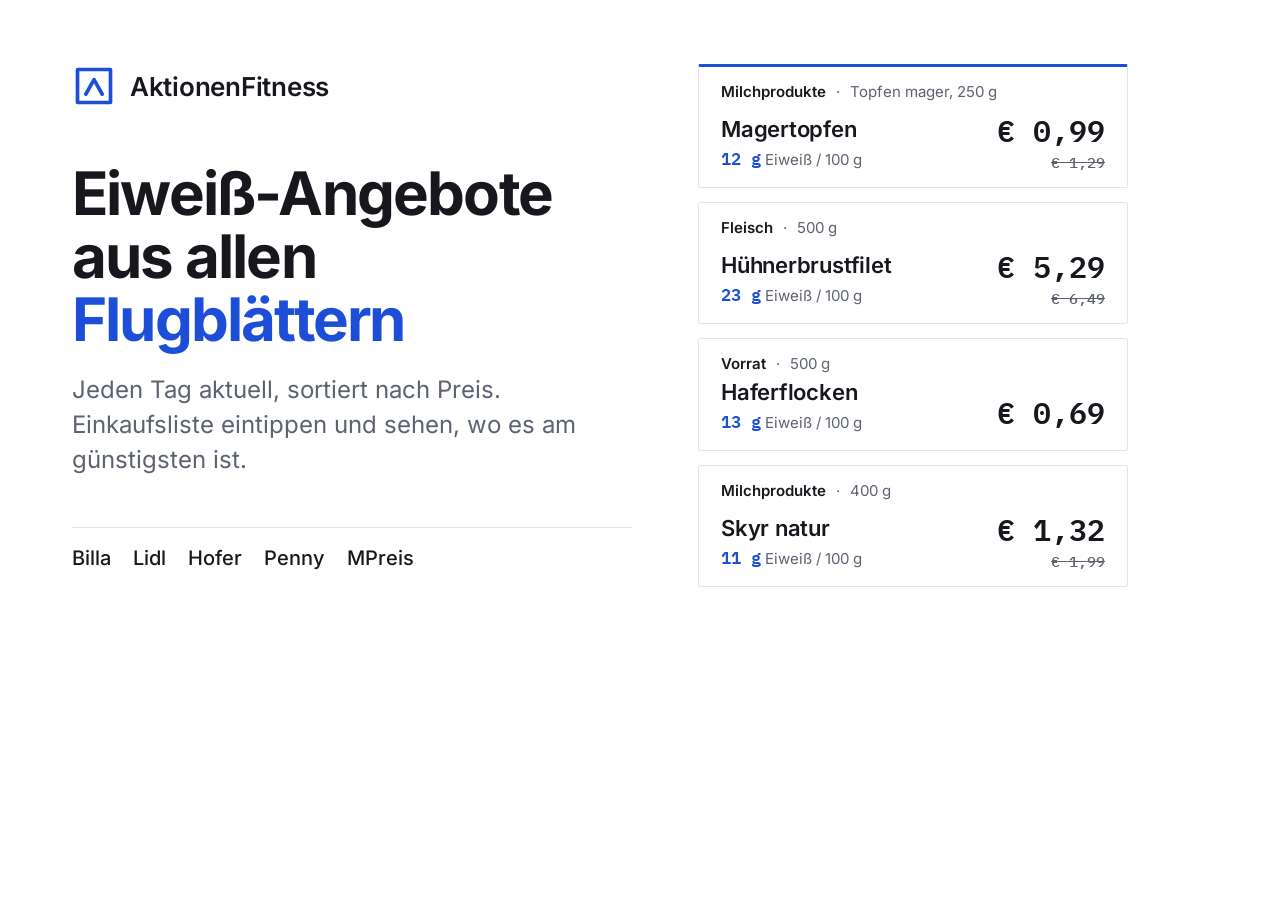
<file: docs/vorschaubild.html>
<!doctype html>
<html lang="de">
<head>
<meta charset="utf-8">
<title>Vorschaubild</title>
<!-- Vorlage für web/og-bild.png (Vorschau beim Teilen, 1200 × 630). Neu erzeugen: in Edge/Chrome öffnen,
     Fenster 1200 × 630, Screenshot – oder: msedge --headless=new --window-size=1200,630 --screenshot=og.png vorschaubild.html -->
<style>
  @font-face { font-family: Inter; src: url("../web/fonts/inter-variable.woff2") format("woff2"); font-weight: 100 900; }
  @font-face { font-family: Plex; src: url("../web/fonts/plexmono-500.woff2") format("woff2"); font-weight: 500; }
  @font-face { font-family: Plex; src: url("../web/fonts/plexmono-600.woff2") format("woff2"); font-weight: 600; }
  * { box-sizing: border-box; }
  html, body { margin: 0; width: 1200px; height: 630px; overflow: hidden; background: #ffffff; }
  body { font-family: Inter, sans-serif; color: #16181d; position: relative; }
  .rahmen { position: absolute; inset: 0; padding: 64px 72px; display: grid; grid-template-columns: 1fr 430px; gap: 56px; }
  .marke { display: flex; align-items: center; gap: 14px; font-size: 26px; font-weight: 600; letter-spacing: -0.01em; }
  .marke svg { width: 44px; height: 44px; }
  h1 { font-size: 60px; line-height: 1.05; letter-spacing: -0.03em; font-weight: 700; margin: 54px 0 22px; }
  h1 span { color: #1d4ed8; }
  p { font-size: 24px; line-height: 1.45; color: #5d6270; margin: 0; max-width: 560px; }
  .ketten { position: absolute; left: 72px; bottom: 60px; display: flex; gap: 22px; font-size: 20px; font-weight: 500;
            color: #16181d; border-top: 1px solid #e4e5e8; padding-top: 18px; width: 560px; }
  .ketten span { white-space: nowrap; }
  .karten { display: flex; flex-direction: column; gap: 14px; padding-top: 0; }
  .karte { border: 1px solid #e4e5e8; border-radius: 2px; padding: 15px 22px; display: grid; grid-template-columns: 1fr auto;
           align-items: end; gap: 6px 16px; background: #fff; }
  .karte:first-child { border-top: 3px solid #1d4ed8; }
  .oben { grid-column: 1 / -1; font-size: 15px; color: #5d6270; display: flex; gap: 10px; }
  .oben b { color: #16181d; font-weight: 600; }
  .name { font-size: 22px; font-weight: 600; letter-spacing: -0.01em; }
  .eiweiss { font-size: 15px; color: #5d6270; margin-top: 2px; }
  .eiweiss b { font-family: Plex, monospace; color: #1d4ed8; font-weight: 600; font-size: 17px; }
  .preis { font-family: Plex, monospace; font-size: 30px; font-weight: 600; white-space: nowrap; }
  .preis s { display: block; text-align: right; font-size: 15px; color: #5d6270; font-weight: 500; }
  .rang { position: absolute; right: 72px; top: 64px; }
</style>
</head>
<body>
  <div class="rahmen">
    <div>
      <div class="marke">
        <svg viewBox="0 0 24 24" fill="none" stroke="#1d4ed8" stroke-width="2" stroke-linejoin="round" stroke-linecap="round"><path d="M3 3h18v18H3z"/><path d="M7.5 16.5l4.5-8 4.5 8"/></svg>
        AktionenFitness
      </div>
      <h1>Eiweiß-Angebote<br>aus allen <span>Flugblättern</span></h1>
      <p>Jeden Tag aktuell, sortiert nach Preis. Einkaufsliste eintippen und sehen, wo es am günstigsten ist.</p>
    </div>
    <div class="karten">
      <div class="karte">
        <div class="oben"><b>Milchprodukte</b><span>·</span><span>Topfen mager, 250 g</span></div>
        <div><div class="name">Magertopfen</div><div class="eiweiss"><b>12 g</b> Eiweiß / 100 g</div></div>
        <div class="preis">€ 0,99<s>€ 1,29</s></div>
      </div>
      <div class="karte">
        <div class="oben"><b>Fleisch</b><span>·</span><span>500 g</span></div>
        <div><div class="name">Hühnerbrustfilet</div><div class="eiweiss"><b>23 g</b> Eiweiß / 100 g</div></div>
        <div class="preis">€ 5,29<s>€ 6,49</s></div>
      </div>
      <div class="karte">
        <div class="oben"><b>Vorrat</b><span>·</span><span>500 g</span></div>
        <div><div class="name">Haferflocken</div><div class="eiweiss"><b>13 g</b> Eiweiß / 100 g</div></div>
        <div class="preis">€ 0,69</div>
      </div>
      <div class="karte">
        <div class="oben"><b>Milchprodukte</b><span>·</span><span>400 g</span></div>
        <div><div class="name">Skyr natur</div><div class="eiweiss"><b>11 g</b> Eiweiß / 100 g</div></div>
        <div class="preis">€ 1,32<s>€ 1,99</s></div>
      </div>
    </div>
  </div>
  <div class="ketten"><span>Billa</span><span>Lidl</span><span>Hofer</span><span>Penny</span><span>MPreis</span></div>
</body>
</html>
</file>
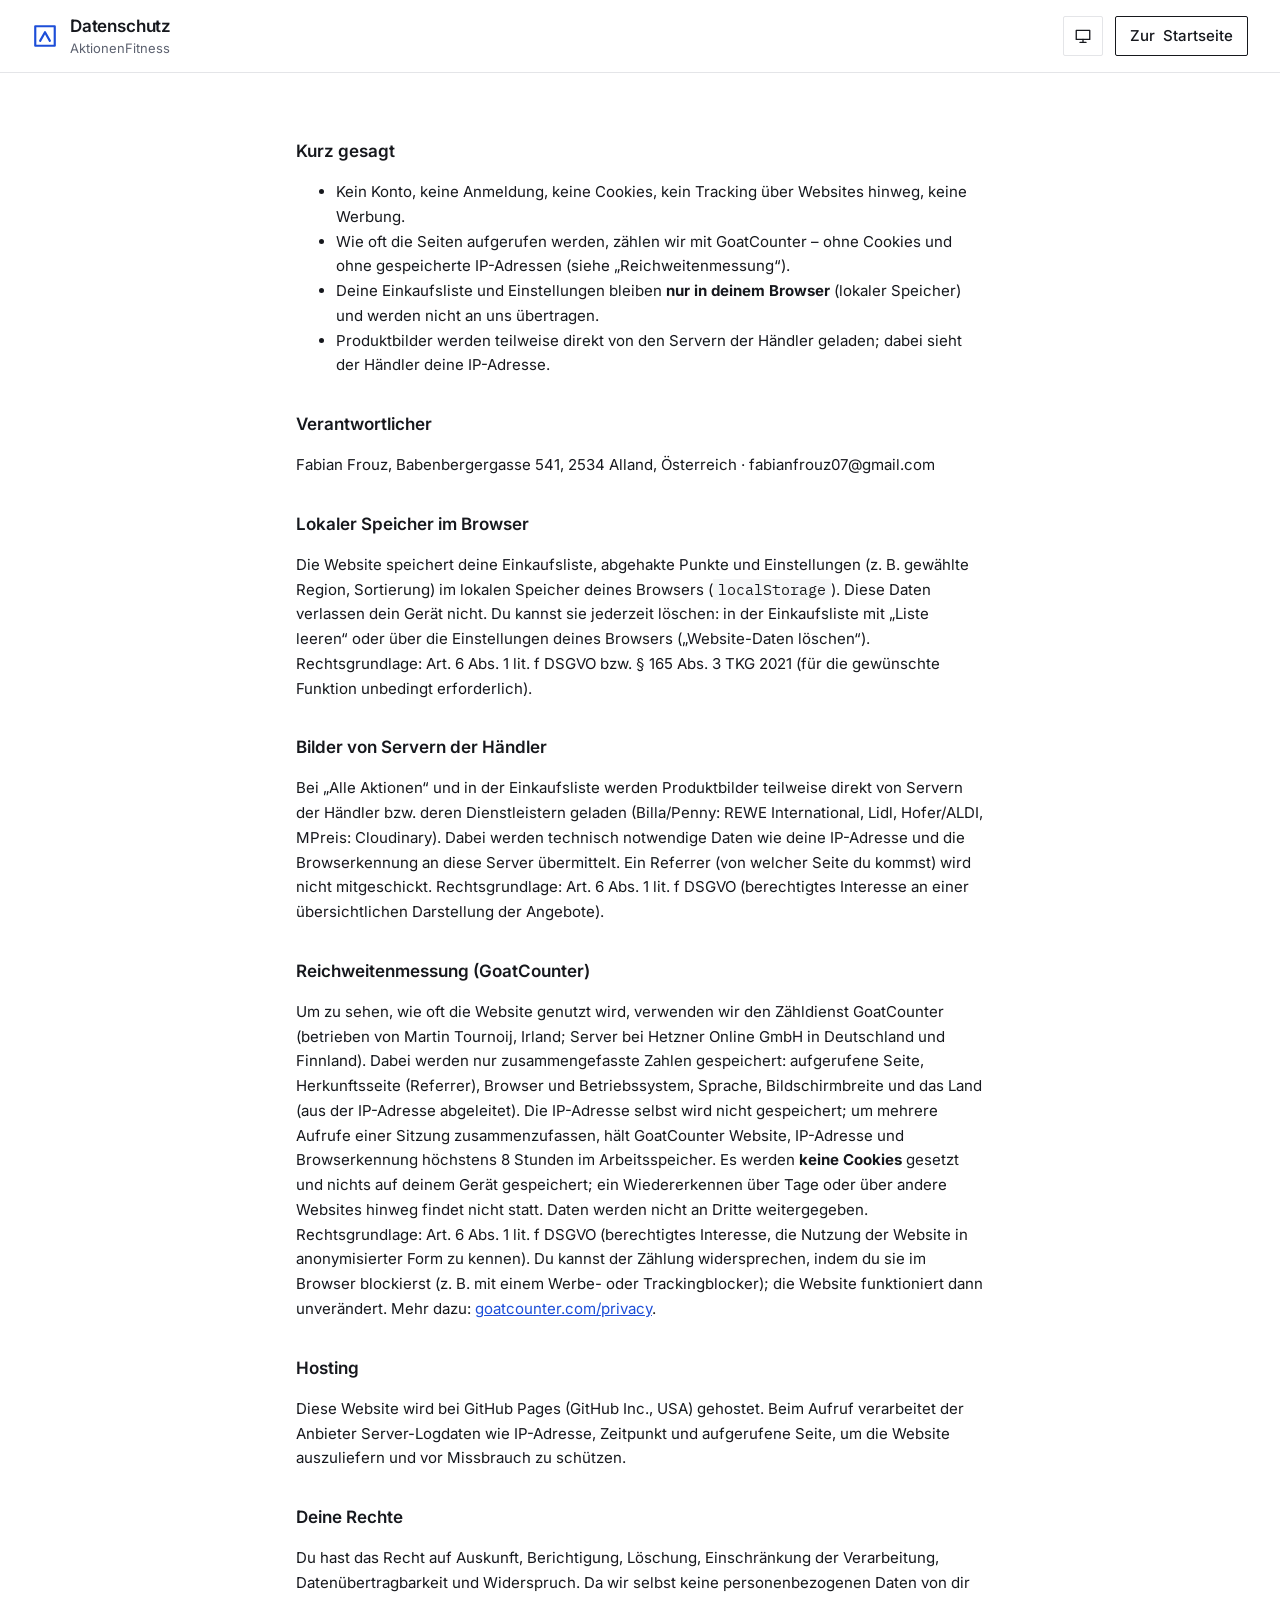
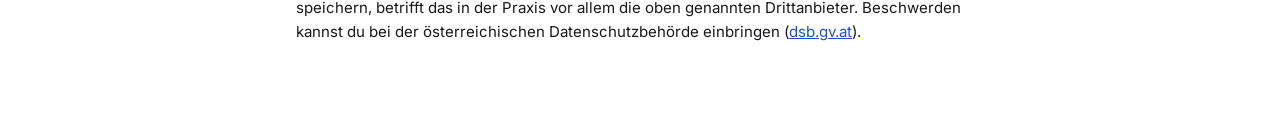
<file: web/datenschutz.html>
<!doctype html>
<html lang="de">
<head>
  <meta charset="utf-8">
  <meta name="viewport" content="width=device-width, initial-scale=1">
  <meta http-equiv="Content-Security-Policy" content="default-src 'none'; script-src 'self' file: https://gc.zgo.at; style-src 'self' file:; font-src 'self' file:; img-src 'self' file: https: data:; connect-src 'self' https://fabianfrouz.goatcounter.com; manifest-src 'self'; worker-src 'self'; base-uri 'none'; object-src 'none'">
  <meta name="referrer" content="no-referrer">
  <title>Datenschutz – AktionenFitness</title>
  <meta property="og:type" content="website">
  <meta property="og:site_name" content="AktionenFitness">
  <meta property="og:locale" content="de_AT">
  <meta property="og:title" content="Datenschutz – AktionenFitness">
  <meta property="og:description" content="Eiweißreiche Angebote von Billa, Lidl, Hofer, Penny und MPreis – jeden Tag aktuell, sortiert nach Preis. Einkaufsliste eintippen und sehen, wo es am günstigsten ist.">
  <meta property="og:url" content="https://lp0072007.github.io/AktionenFitness/datenschutz.html">
  <meta property="og:image" content="https://lp0072007.github.io/AktionenFitness/og-bild.png">
  <meta property="og:image:width" content="1200">
  <meta property="og:image:height" content="630">
  <meta property="og:image:alt" content="AktionenFitness: Eiweiß-Angebote aus allen Flugblättern, Beispielkarten mit Preisen">
  <meta name="twitter:card" content="summary_large_image">
  <link rel="icon" href="data:image/svg+xml,%3Csvg xmlns='http://www.w3.org/2000/svg' viewBox='0 0 24 24'%3E%3Crect width='24' height='24' fill='%23ffffff'/%3E%3Cpath d='M3 3h18v18H3z M7.5 16.5l4.5-8 4.5 8' fill='none' stroke='%231d4ed8' stroke-width='2' stroke-linejoin='round' stroke-linecap='round'/%3E%3C/svg%3E">
  <link rel="manifest" href="manifest.webmanifest">
  <meta name="theme-color" content="#ffffff">
  <link rel="apple-touch-icon" href="icons/apple-touch-icon.png">
  <script src="ikonen.js"></script>
  <script src="thema.js"></script>
  <script src="zaehler.js" defer></script>
  <link rel="stylesheet" href="style.css">
</head>
<body>
  <header class="kopf">
    <div class="kopf__inhalt">
      <div class="marke">
        <span class="marke__logo"><span data-ikon="logo" data-groesse="26"></span></span>
        <div><h1>Datenschutz</h1><p class="marke__sub">AktionenFitness</p></div>
      </div>
      <a class="zurueck" href="index.html"><span class="nur-gross">Zur </span>Startseite</a>
    </div>
  </header>
  <main class="text-seite">
    <h2>Kurz gesagt</h2>
    <ul>
      <li>Kein Konto, keine Anmeldung, keine Cookies, kein Tracking über Websites hinweg, keine Werbung.</li>
      <li>Wie oft die Seiten aufgerufen werden, zählen wir mit GoatCounter – ohne Cookies und ohne gespeicherte
        IP-Adressen (siehe „Reichweitenmessung“).</li>
      <li>Deine Einkaufsliste und Einstellungen bleiben <b>nur in deinem Browser</b> (lokaler Speicher) und werden nicht an
        uns übertragen.</li>
      <li>Produktbilder werden teilweise direkt von den Servern der Händler geladen; dabei sieht der Händler deine
        IP-Adresse.</li>
    </ul>

    <h2>Verantwortlicher</h2>
    <p>Fabian Frouz, Babenbergergasse 541, 2534 Alland, Österreich · fabianfrouz07@gmail.com</p>

    <h2>Lokaler Speicher im Browser</h2>
    <p>Die Website speichert deine Einkaufsliste, abgehakte Punkte und Einstellungen (z. B. gewählte Region, Sortierung)
      im lokalen Speicher deines Browsers (<code>localStorage</code>). Diese Daten verlassen dein Gerät nicht. Du kannst
      sie jederzeit löschen: in der Einkaufsliste mit „Liste leeren“ oder über die Einstellungen deines Browsers
      („Website-Daten löschen“). Rechtsgrundlage: Art. 6 Abs. 1 lit. f DSGVO bzw. § 165 Abs. 3 TKG 2021 (für die
      gewünschte Funktion unbedingt erforderlich).</p>

    <h2>Bilder von Servern der Händler</h2>
    <p>Bei „Alle Aktionen“ und in der Einkaufsliste werden Produktbilder teilweise direkt von Servern der Händler bzw.
      deren Dienstleistern geladen (Billa/Penny: REWE International, Lidl, Hofer/ALDI, MPreis: Cloudinary). Dabei werden technisch
      notwendige Daten wie deine IP-Adresse und die Browserkennung an diese Server übermittelt. Ein Referrer (von
      welcher Seite du kommst) wird nicht mitgeschickt. Rechtsgrundlage: Art. 6 Abs. 1 lit. f DSGVO (berechtigtes
      Interesse an einer übersichtlichen Darstellung der Angebote).</p>

    <h2>Reichweitenmessung (GoatCounter)</h2>
    <p>Um zu sehen, wie oft die Website genutzt wird, verwenden wir den Zähldienst GoatCounter
      (betrieben von Martin Tournoij, Irland; Server bei Hetzner Online GmbH in Deutschland und Finnland).
      Dabei werden nur zusammengefasste Zahlen gespeichert: aufgerufene Seite, Herkunftsseite (Referrer), Browser und
      Betriebssystem, Sprache, Bildschirmbreite und das Land (aus der IP-Adresse abgeleitet). Die IP-Adresse selbst wird
      nicht gespeichert; um mehrere Aufrufe einer Sitzung zusammenzufassen, hält GoatCounter Website, IP-Adresse und
      Browserkennung höchstens 8 Stunden im Arbeitsspeicher. Es werden <b>keine Cookies</b> gesetzt und nichts auf
      deinem Gerät gespeichert; ein Wiedererkennen über Tage oder über andere Websites hinweg findet nicht statt.
      Daten werden nicht an Dritte weitergegeben. Rechtsgrundlage: Art. 6 Abs. 1 lit. f DSGVO (berechtigtes Interesse,
      die Nutzung der Website in anonymisierter Form zu kennen). Du kannst der Zählung widersprechen, indem du sie im
      Browser blockierst (z. B. mit einem Werbe- oder Trackingblocker); die Website funktioniert dann unverändert.
      Mehr dazu: <a href="https://www.goatcounter.com/privacy" target="_blank" rel="noopener noreferrer">goatcounter.com/privacy</a>.</p>

    <h2>Hosting</h2>
    <p>Diese Website wird bei GitHub Pages (GitHub Inc., USA) gehostet. Beim
      Aufruf verarbeitet der Anbieter Server-Logdaten wie IP-Adresse, Zeitpunkt und aufgerufene Seite, um die Website
      auszuliefern und vor Missbrauch zu schützen.</p>

    <h2>Deine Rechte</h2>
    <p>Du hast das Recht auf Auskunft, Berichtigung, Löschung, Einschränkung der Verarbeitung, Datenübertragbarkeit und
      Widerspruch. Da wir selbst keine personenbezogenen Daten von dir speichern, betrifft das in der Praxis vor allem
      die oben genannten Drittanbieter. Beschwerden kannst du bei der österreichischen Datenschutzbehörde einbringen
      (<a href="https://www.dsb.gv.at" target="_blank" rel="noopener noreferrer">dsb.gv.at</a>).</p>

  </main>
</body>
</html>
</file>
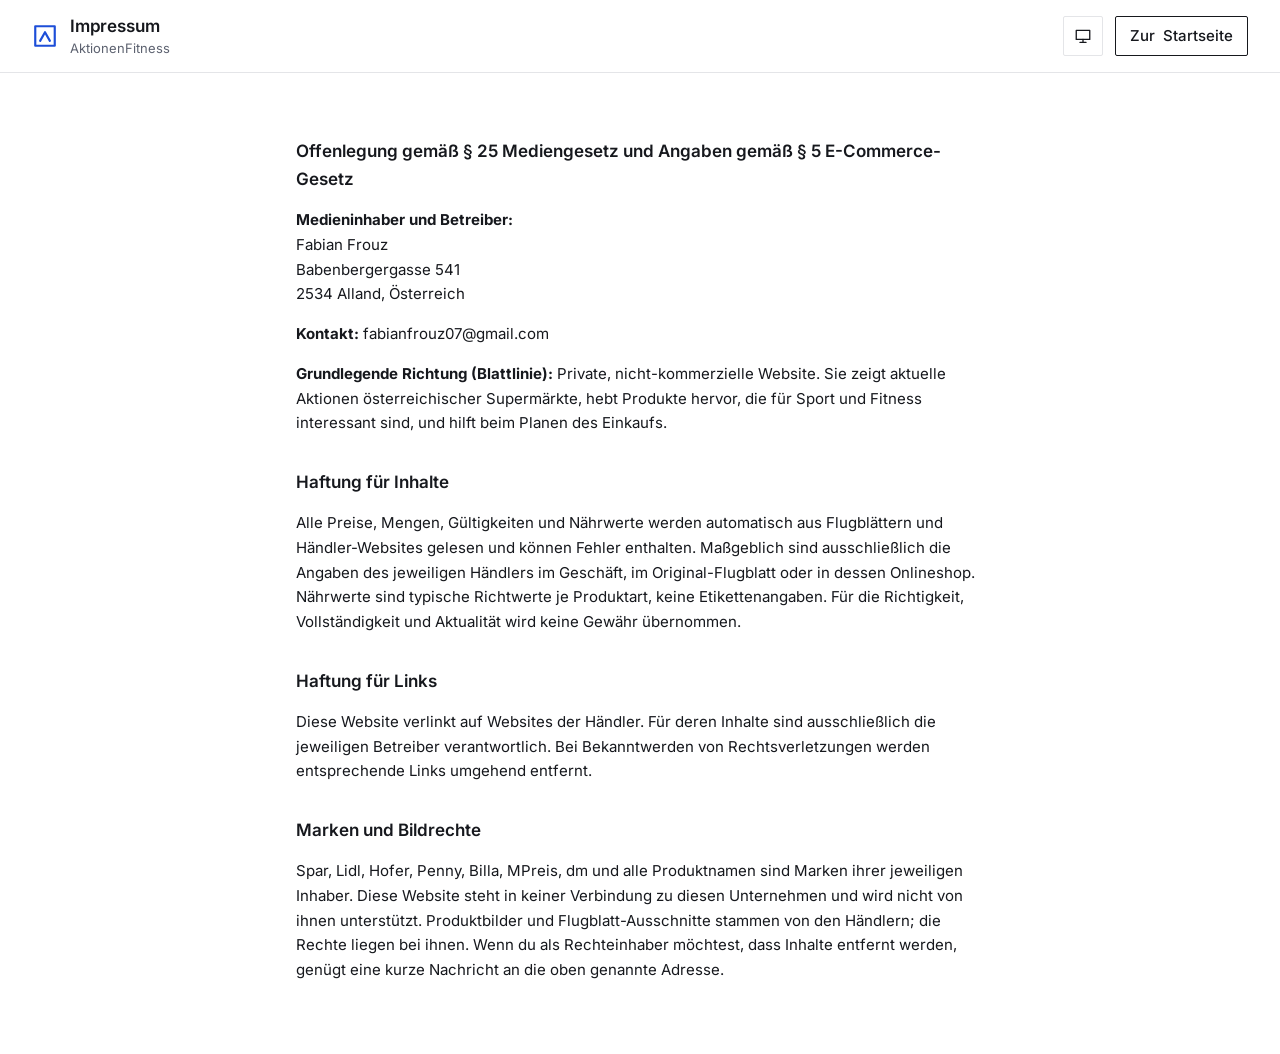
<file: web/impressum.html>
<!doctype html>
<html lang="de">
<head>
  <meta charset="utf-8">
  <meta name="viewport" content="width=device-width, initial-scale=1">
  <meta http-equiv="Content-Security-Policy" content="default-src 'none'; script-src 'self' file: https://gc.zgo.at; style-src 'self' file:; font-src 'self' file:; img-src 'self' file: https: data:; connect-src 'self' https://fabianfrouz.goatcounter.com; manifest-src 'self'; worker-src 'self'; base-uri 'none'; object-src 'none'">
  <meta name="referrer" content="no-referrer">
  <title>Impressum – AktionenFitness</title>
  <meta property="og:type" content="website">
  <meta property="og:site_name" content="AktionenFitness">
  <meta property="og:locale" content="de_AT">
  <meta property="og:title" content="Impressum – AktionenFitness">
  <meta property="og:description" content="Eiweißreiche Angebote von Billa, Lidl, Hofer, Penny und MPreis – jeden Tag aktuell, sortiert nach Preis. Einkaufsliste eintippen und sehen, wo es am günstigsten ist.">
  <meta property="og:url" content="https://lp0072007.github.io/AktionenFitness/impressum.html">
  <meta property="og:image" content="https://lp0072007.github.io/AktionenFitness/og-bild.png">
  <meta property="og:image:width" content="1200">
  <meta property="og:image:height" content="630">
  <meta property="og:image:alt" content="AktionenFitness: Eiweiß-Angebote aus allen Flugblättern, Beispielkarten mit Preisen">
  <meta name="twitter:card" content="summary_large_image">
  <link rel="icon" href="data:image/svg+xml,%3Csvg xmlns='http://www.w3.org/2000/svg' viewBox='0 0 24 24'%3E%3Crect width='24' height='24' fill='%23ffffff'/%3E%3Cpath d='M3 3h18v18H3z M7.5 16.5l4.5-8 4.5 8' fill='none' stroke='%231d4ed8' stroke-width='2' stroke-linejoin='round' stroke-linecap='round'/%3E%3C/svg%3E">
  <link rel="manifest" href="manifest.webmanifest">
  <meta name="theme-color" content="#ffffff">
  <link rel="apple-touch-icon" href="icons/apple-touch-icon.png">
  <script src="ikonen.js"></script>
  <script src="thema.js"></script>
  <script src="zaehler.js" defer></script>
  <link rel="stylesheet" href="style.css">
</head>
<body>
  <header class="kopf">
    <div class="kopf__inhalt">
      <div class="marke">
        <span class="marke__logo"><span data-ikon="logo" data-groesse="26"></span></span>
        <div><h1>Impressum</h1><p class="marke__sub">AktionenFitness</p></div>
      </div>
      <a class="zurueck" href="index.html"><span class="nur-gross">Zur </span>Startseite</a>
    </div>
  </header>
  <main class="text-seite">
    <h2>Offenlegung gemäß § 25 Mediengesetz und Angaben gemäß § 5 E-Commerce-Gesetz</h2>
    <p><b>Medieninhaber und Betreiber:</b><br>
      Fabian Frouz<br>
      Babenbergergasse 541<br>
      2534 Alland, Österreich</p>
    <p><b>Kontakt:</b> fabianfrouz07@gmail.com</p>
    <p><b>Grundlegende Richtung (Blattlinie):</b> Private, nicht-kommerzielle Website. Sie zeigt aktuelle Aktionen
      österreichischer Supermärkte, hebt Produkte hervor, die für Sport und Fitness interessant sind, und hilft beim
      Planen des Einkaufs.</p>

    <h2>Haftung für Inhalte</h2>
    <p>Alle Preise, Mengen, Gültigkeiten und Nährwerte werden automatisch aus Flugblättern und Händler-Websites gelesen
      und können Fehler enthalten. Maßgeblich sind ausschließlich die Angaben des jeweiligen Händlers im Geschäft, im
      Original-Flugblatt oder in dessen Onlineshop. Nährwerte sind typische Richtwerte je Produktart, keine
      Etikettenangaben. Für die Richtigkeit, Vollständigkeit und Aktualität wird keine Gewähr übernommen.</p>

    <h2>Haftung für Links</h2>
    <p>Diese Website verlinkt auf Websites der Händler. Für deren Inhalte sind ausschließlich die jeweiligen Betreiber
      verantwortlich. Bei Bekanntwerden von Rechtsverletzungen werden entsprechende Links umgehend entfernt.</p>

    <h2>Marken und Bildrechte</h2>
    <p>Spar, Lidl, Hofer, Penny, Billa, MPreis, dm und alle Produktnamen sind Marken ihrer jeweiligen Inhaber. Diese Website steht
      in keiner Verbindung zu diesen Unternehmen und wird nicht von ihnen unterstützt. Produktbilder und
      Flugblatt-Ausschnitte stammen von den Händlern; die Rechte liegen bei ihnen. Wenn du als Rechteinhaber
      möchtest, dass Inhalte entfernt werden, genügt eine kurze Nachricht an die oben genannte Adresse.</p>

  </main>
</body>
</html>
</file>
<file: web/style.css>
/* AktionenFitness – ruhig und präzise: Weiß, feine Linien, ein Akzent, Zahlen in Mono.
   Schriften liegen in fonts/ (SIL Open Font License, siehe fonts/OFL-*.txt) – nichts wird von Google geladen. */
@font-face {
  font-family: "Inter"; src: url("fonts/inter-variable.woff2") format("woff2");
  font-weight: 100 900; font-style: normal; font-display: swap;
}
@font-face { font-family: "IBM Plex Mono"; src: url("fonts/plexmono-400.woff2") format("woff2"); font-weight: 400; font-display: swap; }
@font-face { font-family: "IBM Plex Mono"; src: url("fonts/plexmono-500.woff2") format("woff2"); font-weight: 500; font-display: swap; }
@font-face { font-family: "IBM Plex Mono"; src: url("fonts/plexmono-600.woff2") format("woff2"); font-weight: 600; font-display: swap; }

:root {
  --bg: #ffffff;
  --flaeche: #ffffff;
  --flaeche-2: #f5f6f7;
  --bildgrund: #f3f4f6;
  --text: #16181d;
  --text-leise: #5d6270;
  --rand: #e4e5e8;
  --rand-stark: #16181d;
  --akzent: #1d4ed8;
  --akzent-text: #ffffff;
  --akzent-weich: #eef2fd;
  --warn: #b45309;
  --rot: #b91c1c;
  --radius: 2px;
  --schatten: none;
  --sans: "Inter", system-ui, -apple-system, "Segoe UI", Roboto, sans-serif;
  --mono: "IBM Plex Mono", ui-monospace, SFMono-Regular, Menlo, Consolas, monospace;
  color-scheme: light;
}

/* Dunkel: automatisch nach Systemeinstellung, außer man hat "Hell" gewählt (thema.js) … */
@media (prefers-color-scheme: dark) {
  :root:not([data-theme="light"]) {
    --bg: #111318; --flaeche: #16181d; --flaeche-2: #1d2026; --bildgrund: #eceef1;
    --text: #e8eaee; --text-leise: #9aa0ab; --rand: #2b2f37; --rand-stark: #e8eaee;
    --akzent: #7aa2ff; --akzent-text: #0b1020; --akzent-weich: #1a2440;
    --warn: #f59e0b; --rot: #f87171;
    color-scheme: dark;
  }
}
/* … oder ausdrücklich "Dunkel" gewählt */
:root[data-theme="dark"] {
  --bg: #111318; --flaeche: #16181d; --flaeche-2: #1d2026; --bildgrund: #eceef1;
  --text: #e8eaee; --text-leise: #9aa0ab; --rand: #2b2f37; --rand-stark: #e8eaee;
  --akzent: #7aa2ff; --akzent-text: #0b1020; --akzent-weich: #1a2440;
  --warn: #f59e0b; --rot: #f87171;
  color-scheme: dark;
}

* { box-sizing: border-box; }
html { -webkit-text-size-adjust: 100%; }
body {
  margin: 0;
  background: var(--bg);
  color: var(--text);
  font: 15px/1.5 var(--sans);
  font-feature-settings: "cv11", "ss01";
}
button, input, select { font: inherit; color: inherit; }
a { color: var(--akzent); }
.mono { font-family: var(--mono); }
.ikon { fill: none; stroke: currentColor; stroke-width: 1.75; stroke-linecap: round; stroke-linejoin: round; flex: none; }
:focus-visible { outline: 2px solid var(--akzent); outline-offset: 2px; }

/* Kopf */
.kopf { position: sticky; top: 0; z-index: 20; background: var(--bg); border-bottom: 1px solid var(--rand); }
.kopf__inhalt {
  max-width: 1360px; margin: 0 auto; padding: 0 32px; min-height: 72px;
  display: flex; align-items: center; justify-content: space-between; gap: 12px;
}
.marke { display: flex; align-items: center; gap: 12px; min-width: 0; color: var(--text); text-decoration: none; }
.marke > div { min-width: 0; }
.marke__logo { display: inline-grid; place-items: center; color: var(--akzent); }
.marke__logo .ikon { width: 26px; height: 26px; stroke-width: 2; }
.marke h1 { font-size: 17px; font-weight: 600; margin: 0; letter-spacing: -.01em; }
.marke__sub { margin: 0; color: var(--text-leise); font-size: 13px; white-space: nowrap; overflow: hidden; text-overflow: ellipsis; }
.liste-knopf {
  display: inline-flex; align-items: center; gap: 8px; height: 40px; padding: 0 14px; border: 1px solid var(--rand-stark);
  background: var(--text); color: var(--bg); font-weight: 500; cursor: pointer; white-space: nowrap; border-radius: var(--radius);
}
.zaehler { font-family: var(--mono); font-size: 13px; min-width: 18px; text-align: center; }

/* Layout */
.seite { max-width: 1360px; margin: 0 auto; padding: 0 32px 32px; }
.sr { position: absolute; width: 1px; height: 1px; overflow: hidden; clip: rect(0 0 0 0); white-space: nowrap; }

/* Einleitung */
.einleitung { display: flex; justify-content: space-between; align-items: flex-end; gap: 32px; padding: 40px 0 24px; flex-wrap: wrap; }
.einleitung h2 { margin: 0; font-size: 34px; font-weight: 600; letter-spacing: -.025em; line-height: 1.1; }
.einleitung p { margin: 8px 0 0; color: var(--text-leise); font-size: 15px; max-width: 60ch; }

/* Steuerung: Ansicht, Suche, Region, Sortierung, Märkte */
.steuerung { display: flex; flex-direction: column; gap: 0; }
.steuerung__zeile { display: flex; gap: 24px; flex-wrap: wrap; align-items: flex-end; padding-bottom: 16px; }
/* Markt + Kategorie: eigene Zeile zwischen Linien */
.filterzeile { display: flex; gap: 16px; flex-wrap: wrap; align-items: center; border-top: 1px solid var(--rand); border-bottom: 1px solid var(--rand); padding: 14px 0; }
.filterzeile select { min-width: 200px; }
.filterzeile select.ist-aktiv { border-color: var(--text); color: var(--text); font-weight: 600; }
.filter-weg { font: inherit; font-size: 14px; background: none; border: 0; padding: 4px 0; color: var(--text-leise); text-decoration: underline; text-underline-offset: 3px; cursor: pointer; }
.filter-weg:hover { color: var(--text); }
.filter-weg[hidden] { display: none; }
@media (max-width: 560px) { .filterzeile .feld { flex: 1 1 140px; } .filterzeile select { min-width: 0; width: 100%; } }
.chips[hidden] { display: none; }
.mehr { display: flex; flex-direction: column; align-items: center; gap: 8px; margin: 32px 0 0; }
.mehr .knopf { padding: 0 28px; }
.mehr__zug { width: min(220px, 60%); height: 2px; background: var(--rand); overflow: hidden; }
.mehr__zug[hidden] { display: none; }
.mehr__zug span { display: block; height: 100%; width: calc(var(--zug, 0) * 100%); background: var(--akzent); transition: width .12s ease-out; }
.mehr__info { color: var(--text-leise); font-size: 13px; }
.mehr__info:empty { display: none; }

.feld { display: flex; flex-direction: column; gap: 4px; font-size: 12px; color: var(--text-leise); font-weight: 500; }
.feld--suche { flex: 1; min-width: 220px; max-width: 420px; margin-left: auto; position: relative; }
.feld--suche .ikon { position: absolute; left: 0; bottom: 12px; color: var(--text-leise); pointer-events: none; }
.feld select, .feld input {
  height: 44px; padding: 0 10px; border: 1px solid var(--rand); border-radius: var(--radius);
  background: var(--flaeche); font-size: 15px; font-weight: 400; min-width: 0;
}
.feld input:focus, .feld select:focus { outline: none; border-color: var(--akzent); }
.feld.feld--suche input { padding: 0 0 0 30px; border: 0; border-bottom: 1px solid var(--rand-stark); border-radius: 0; background: transparent; }
.feld.feld--suche input:focus { border-bottom-color: var(--akzent); box-shadow: 0 1px 0 var(--akzent); }

.segment { display: inline-flex; gap: 24px; }
.segment button {
  border: 0; background: transparent; padding: 10px 0; cursor: pointer; font-weight: 500; font-size: 15px;
  color: var(--text-leise); border-bottom: 2px solid transparent;
}
.segment button[aria-selected="true"] { color: var(--text); border-bottom-color: var(--text); }
.chips { display: flex; gap: 22px; flex-wrap: wrap; border-top: 1px solid var(--rand); border-bottom: 1px solid var(--rand); padding: 12px 0; }
.chip {
  border: 0; background: transparent; padding: 2px 0; cursor: pointer; font-size: 14px; color: var(--text-leise);
}
.chip:hover { color: var(--text); }
.chip[aria-pressed="true"] { color: var(--text); font-weight: 600; }
.ziel-info { color: var(--text-leise); font-size: 13px; margin: 16px 0 16px; }

/* Karten: 4 pro Reihe, Foto oben, unten Eiweiß pro € und Preis */
.karten { display: grid; grid-template-columns: repeat(4, minmax(0, 1fr)); gap: 20px; }
@media (max-width: 1180px) { .karten { grid-template-columns: repeat(3, minmax(0, 1fr)); } }
@media (max-width: 880px) { .karten { grid-template-columns: repeat(2, minmax(0, 1fr)); } }
@media (max-width: 560px) { .karten { grid-template-columns: minmax(0, 1fr); } }
.karte {
  background: var(--flaeche); border: 1px solid var(--rand); border-radius: var(--radius);
  display: flex; flex-direction: column; position: relative;
}
.karte__bild {
  display: grid; place-items: center; height: 180px; padding: 16px; border: 0; cursor: zoom-in;
  background: var(--bildgrund); border-bottom: 1px solid var(--rand); width: 100%;
}
.karte__bild img { display: block; max-width: 78%; max-height: 148px; object-fit: contain; mix-blend-mode: multiply; }
.karte__bild[hidden] { display: none; }
.karte__koerper { padding: 14px 16px 16px; display: flex; flex-direction: column; gap: 6px; flex: 1; }
.zuordnung { margin: 0; font-size: 12px; color: var(--text-leise); }
.zuordnung--ok { color: var(--text-leise); }
.zuordnung--warn { color: var(--warn); font-weight: 500; }
.gross {
  border: 1px solid var(--rand); border-radius: var(--radius); padding: 16px; max-width: min(92vw, 720px);
  background: var(--flaeche); color: var(--text);
}
.gross::backdrop { background: rgb(10 12 16 / .6); }
.gross img { display: block; max-width: 100%; max-height: 75vh; margin: 0 auto; background: #fff; }
.gross__text { margin: 10px 0 0; font-size: 13px; color: var(--text-leise); }
.gross form { display: flex; justify-content: flex-end; margin-bottom: 8px; }
.karte__oben { display: flex; justify-content: space-between; align-items: baseline; gap: 8px; font-size: 13px; color: var(--text-leise); }
.karte__seite { font-size: 12px; color: var(--text-leise); }
.karte__seite a { color: var(--text-leise); text-decoration: none; display: inline-flex; align-items: center; gap: 4px; }
.karte__seite a:hover { color: var(--akzent); }
.rang {
  position: absolute; top: 0; left: 0; z-index: 2; min-width: 28px; height: 28px; padding: 0 8px;
  background: var(--text); color: var(--bg); font-family: var(--mono); font-weight: 500; font-size: 13px;
  display: grid; place-items: center;
}
.badge { font-size: 13px; font-weight: 400; padding: 0; color: var(--text-leise); background: none; }
.badge--kette { color: var(--text); font-weight: 500; }
.badge--kat { color: var(--text-leise); }
.karte__badges { display: flex; gap: 8px; flex-wrap: wrap; align-items: baseline; }
.karte__badges .badge--kat::before { content: "·"; margin-right: 8px; color: var(--text-leise); }
.karte__gueltig { margin: 0; font-size: 12px; color: var(--text-leise); }
.karte__gueltig--zukunft { color: var(--warn); font-weight: 500; }
.badge--aktion {
  font-family: var(--mono); font-size: 11px; font-weight: 500; letter-spacing: .02em; text-transform: uppercase;
  color: var(--text); border: 1px solid var(--rand); padding: 1px 6px;
}
.karte__name { font-size: 16px; font-weight: 500; margin: 2px 0 0; line-height: 1.3; }
.karte__menge { margin: 0; color: var(--text-leise); font-size: 13px; }
.karte__bedingung { margin: 0; font-size: 12.5px; color: var(--warn); }
.karte__bedingung:empty { display: none; }
.karte__aktionen { display: flex; gap: 6px; flex-wrap: wrap; }
.karte__aktionen:empty { display: none; }

.karte__zahlen {
  display: flex; justify-content: space-between; align-items: flex-end; gap: 12px;
  margin-top: auto; padding-top: 12px; border-top: 1px solid var(--rand);
}
.karte__zahlen-links { display: flex; flex-direction: column; gap: 2px; min-width: 0; }
.karte__preis { display: flex; flex-direction: column; align-items: flex-end; gap: 2px; }
.preis { font-family: var(--mono); font-size: 22px; font-weight: 500; letter-spacing: -.01em; white-space: nowrap; }
.preis--karte { color: var(--akzent); }
.normalpreis { font-family: var(--mono); color: var(--text-leise); text-decoration: line-through; font-size: 13px; }
.normalpreis:empty { display: none; }
.naehrwerte { margin: 0; display: flex; flex-direction: column; gap: 2px; }
.naehrwerte__je100 { font-size: 12px; color: var(--text-leise); }
.naehrwerte--richtwert .naehrwerte__je100 { font-style: italic; }
.kilopreis { display: flex; flex-direction: column; gap: 1px; }
.kilopreis__label { font-size: 11px; color: var(--text-leise); text-transform: uppercase; letter-spacing: .08em; }
.kilopreis__wert { font-family: var(--mono); font-size: 18px; font-weight: 500; }
.kilopreis__extra { font-size: 12px; color: var(--text-leise); }
.kilopreis__extra:empty { display: none; }
/* Mit Nährwerten (Fitness) ist Eiweiß pro € die Hauptzahl, der Kilopreis rückt klein darunter */
.karte__zahlen-links .naehrwerte + .kilopreis { flex-direction: row; gap: 6px; align-items: baseline; }
.karte__zahlen-links .naehrwerte + .kilopreis .kilopreis__wert { font-size: 12px; font-weight: 400; color: var(--text-leise); }
.karte__zahlen-links .naehrwerte + .kilopreis .kilopreis__label,
.karte__zahlen-links .naehrwerte + .kilopreis .kilopreis__extra { display: none; }
.karte__fuss { display: flex; gap: 8px; padding-top: 12px; }
.karte__fuss .karte__knopf { flex: 1; }
.karte__merken { width: 44px; padding: 0; display: inline-grid; place-items: center; }
.karte__merken.ist-gemerkt { color: var(--akzent); }
.karte__merken.ist-gemerkt .ikon { fill: currentColor; }

.knopf {
  display: inline-flex; align-items: center; justify-content: center; gap: 8px; min-height: 40px;
  border: 1px solid var(--rand-stark); border-radius: var(--radius); padding: 0 14px; cursor: pointer; font-weight: 500;
  background: var(--text); color: var(--bg); text-decoration: none;
}
.knopf:hover { background: color-mix(in srgb, var(--text) 85%, var(--bg)); }
.knopf--leise { background: transparent; color: var(--text); border-color: var(--rand-stark); }
.knopf--leise:hover { background: var(--flaeche-2); }
.karte__knopf { background: transparent; color: var(--text); }
.karte__knopf:hover { background: var(--flaeche-2); }
.knopf.ist-drauf { background: var(--akzent-weich); border-color: var(--akzent); color: var(--text); }
.leer { text-align: center; color: var(--text-leise); padding: 48px 0; }

.liste__leer { color: var(--text-leise); font-size: 14px; margin: 10px 0; }
.icon-knopf { display: none; border: 0; background: transparent; width: 36px; height: 36px; cursor: pointer; color: var(--text-leise); }

.fuss { color: var(--text-leise); font-size: 12.5px; margin-top: 48px; border-top: 1px solid var(--rand); padding-top: 16px; }
.fuss a { color: var(--text-leise); }

/* Seitenleiste mit Einkaufsliste: von rechts, Hintergrund wird dunkler; Handy: ganzer Bildschirm */
.schleier {
  position: fixed; inset: 0; z-index: 30; background: rgb(10 12 16 / .45);
  opacity: 0; pointer-events: none; transition: opacity .25s ease;
}
.schleier.offen { opacity: 1; pointer-events: auto; }
body.schublade-offen { overflow: hidden; }
.schublade {
  position: fixed; z-index: 40; top: 0; right: 0; bottom: 0; width: min(460px, 100%);
  background: var(--bg); border-left: 1px solid var(--rand);
  display: flex; flex-direction: column;
  transform: translateX(105%); visibility: hidden;
  transition: transform .28s cubic-bezier(.2, .8, .2, 1), visibility 0s linear .28s;
}
.schublade.offen { transform: none; visibility: visible; transition: transform .28s cubic-bezier(.2, .8, .2, 1); }
.schublade__kopf {
  display: flex; align-items: center; gap: 10px; padding: 0 20px; min-height: 64px; border-bottom: 1px solid var(--rand);
  background: var(--flaeche);
}
.schublade__kopf h2 { margin: 0 auto 0 0; font-size: 17px; font-weight: 600; }
.schublade__zaehler { color: var(--text-leise); font-size: 13px; font-family: var(--mono); }
.x-knopf {
  border: 1px solid var(--rand); background: transparent; color: var(--text); width: 40px; height: 40px; border-radius: var(--radius);
  cursor: pointer; display: inline-grid; place-items: center; flex: none;
}
.x-knopf:hover { background: var(--flaeche-2); }
.schublade__inhalt { flex: 1; overflow-y: auto; overscroll-behavior: contain; padding: 16px 20px 24px; display: flex; flex-direction: column; gap: 14px; }
.schublade__fuss { padding: 12px 20px calc(12px + env(safe-area-inset-bottom)); border-top: 1px solid var(--rand); background: var(--flaeche); }
.schublade__vergleich { display: flex; width: 100%; }
.sb-neu { display: flex; gap: 8px; }
.sb-neu input {
  flex: 1; min-width: 0; height: 46px; padding: 0 12px; border: 1px solid var(--rand-stark); border-radius: var(--radius);
  background: var(--flaeche); font-size: 16px;
}
.sb-neu input:focus { outline: none; border-color: var(--akzent); box-shadow: 0 0 0 1px var(--akzent); }
.sb-neu .knopf { width: 46px; padding: 0; min-height: 46px; }
.schublade .ek-vorschau { margin-top: 0; }
.sb-ergebnis { border: 1px solid var(--rand); border-radius: var(--radius); padding: 14px 16px; }
.sb-ergebnis h3 { margin: 0 0 10px; font-size: 15px; font-weight: 600; }
.sb-ergebnis ul { list-style: none; margin: 0; padding: 0; display: grid; gap: 6px; }
.sb-ergebnis li { display: grid; grid-template-columns: auto 1fr auto; gap: 10px; align-items: baseline; font-size: 14px; }
.sb-ergebnis li strong { font-family: var(--mono); font-weight: 500; }
.sb-ergebnis p { margin: 10px 0 0; font-size: 13px; color: var(--text-leise); }
.ek-hinweis { color: var(--text-leise); font-size: 12.5px; margin: 0; }

@media (max-width: 720px) {
  .kopf__inhalt { padding: 0 16px; min-height: 60px; }
  .seite { padding: 0 16px 24px; }
  .einleitung { padding: 24px 0 16px; }
  .einleitung h2 { font-size: 26px; }
  .liste-knopf { padding: 0 11px; flex-shrink: 0; }
  .liste-knopf__text { display: none; }
  .marke h1 { font-size: 16px; }
  .marke__sub { display: none; }
  .feld--suche { flex-basis: 100%; max-width: none; order: -1; margin-left: 0; }
  .steuerung__zeile { gap: 16px; }
}
@media (max-width: 600px) { .schublade { width: 100%; border-left: 0; } }
@media (prefers-reduced-motion: reduce) { .schublade, .schleier { transition: none; } }

/* Link zur Abgleich-Seite (Kopfzeile) */
.zurueck {
  display: inline-flex; align-items: center; gap: 8px; height: 40px; padding: 0 14px; text-decoration: none; font-weight: 500;
  border: 1px solid var(--rand-stark); border-radius: var(--radius); color: var(--text); white-space: nowrap; margin-left: auto;
}
.zurueck:hover { background: var(--flaeche-2); }
@media (max-width: 480px) { .zurueck { font-size: 13px; padding: 0 10px; } .nur-gross { display: none; } }

/* Einkaufsliste (Seitenleiste und einkauf.html), siehe liste.js */
.ek-vorschau__kopf { display: flex; align-items: center; gap: 10px; flex-wrap: wrap; }
.ek-vorschau__kopf h2 { margin: 0 auto 0 0; }
.ek-vorschau { margin-top: 16px; }
#erledigtZaehler { color: var(--text-leise); font-size: 13px; font-family: var(--mono); }
.ek-vorschau ul { list-style: none; margin: 8px 0 0; padding: 0; display: grid; border-top: 1px solid var(--rand); }
.ek-vorschau li { display: flex; align-items: stretch; gap: 4px; border-bottom: 1px solid var(--rand); }
.ek-vorschau li label { flex: 1; min-width: 0; }
.ek-vorschau__weg { display: grid; place-content: center; flex: none; align-self: center; color: var(--text-leise); }
.ek-vorschau__weg:hover { color: var(--text); }
.ek-vorschau__aktionen { display: flex; flex-wrap: wrap; gap: 8px; margin-top: 12px; }
.ek-vorschau__aktionen .knopf { min-height: 32px; padding: 0 10px; font-size: 13px; }
.ek-vorschau label { display: grid; grid-template-columns: auto 1fr auto; align-items: center; gap: 12px;
  padding: 10px 2px; font-size: .95rem; cursor: pointer; transition: opacity .15s; }
.ek-vorschau li.fehlt .ek-vorschau__wo { color: var(--text-leise); }
.ek-vorschau__haken { appearance: none; -webkit-appearance: none; margin: 0; width: 20px; height: 20px; border-radius: var(--radius);
  border: 1.5px solid var(--text-leise); display: grid; place-content: center; cursor: pointer; flex: none; }
.ek-vorschau__haken::after { content: ""; width: 9px; height: 5px; border: solid var(--akzent-text); border-width: 0 0 2px 2px;
  transform: translateY(-1px) rotate(-45deg); opacity: 0; }
.ek-vorschau__haken:checked { background: var(--akzent); border-color: var(--akzent); }
.ek-vorschau__haken:checked::after { opacity: 1; }
.ek-vorschau__name { min-width: 0; overflow-wrap: anywhere; }
.ek-vorschau__name small, .ek-menge { color: var(--text-leise); font-weight: 400; }
.ek-vorschau__wo { display: flex; align-items: baseline; gap: 6px; white-space: nowrap; font-family: var(--mono); font-size: 14px; }
.ek-vorschau__wo .badge { font-family: var(--sans); }
.ek-vorschau li.erledigt label { opacity: .5; }
.ek-vorschau li.erledigt .ek-vorschau__name { text-decoration: line-through; text-decoration-thickness: 1.5px; }
.ek-vorschau li.spaeter .ek-vorschau__wo { color: var(--warn); font-size: .85rem; }
.ek-stepper { display: flex; flex-direction: column; gap: 2px; align-self: center; }
.ek-stepper button { width: 26px; height: 20px; padding: 0; border-radius: var(--radius); border: 1px solid var(--rand);
  background: transparent; cursor: pointer; line-height: 1; font-size: 14px; }

/* Liste teilen (Teilen-Menü am Handy, sonst Zwischenablage) */
.liste-teilen { width: 100%; justify-content: center; gap: 8px; margin: 12px 0 4px; }
.liste-teilen[hidden] { display: none; }
.sb-option { display: flex; align-items: center; gap: 10px; font-size: 14px; cursor: pointer; }
.sb-option input { width: 18px; height: 18px; accent-color: var(--akzent); }
.knopf:disabled { opacity: .45; cursor: not-allowed; }

/* Impressum, Datenschutz */
.text-seite { max-width: 720px; margin: 0 auto; padding: 32px 16px 56px; line-height: 1.65; }
.text-seite h2 { font-size: 17px; font-weight: 600; margin: 32px 0 8px; }
.text-seite code { font-family: var(--mono); background: var(--flaeche-2); padding: 1px 5px; }
.platzhalter-hinweis { border: 1px solid var(--warn); padding: 10px 12px; }
.fuss__links a { color: var(--text-leise); }
.fuss--einkauf { max-width: 1360px; margin: 48px auto 0; padding: 16px 32px 32px; }

/* Preisverlauf auf den Karten */
.verlauf { margin: 0; font-size: 12px; color: var(--text-leise); display: flex; align-items: center; gap: 6px; }
.verlauf--tief { color: var(--akzent); font-weight: 500; }
.verlauf--teurer { color: var(--warn); }
.verlauf__kurve { flex: none; overflow: visible; }
.verlauf__kurve polyline { fill: none; stroke: currentColor; stroke-width: 1.25; stroke-linejoin: round; stroke-linecap: round; }
.verlauf__kurve circle { fill: currentColor; }

/* Merkliste */
.merk { margin: 0 0 24px; border: 1px solid var(--rand); border-radius: var(--radius); padding: 12px 16px; }
.merk[hidden] { display: none; }
.merk__kopf { display: flex; align-items: center; gap: 12px; }
.merk__kopf h2 { margin: 0; font-size: 15px; font-weight: 600; white-space: nowrap; display: flex; align-items: center; gap: 8px; }
.merk__info { color: var(--text-leise); font-size: 13px; margin-right: auto; }
.merk__bearbeiten { min-height: 32px; padding: 0 10px; font-size: 13px; }
.merk__chips { display: flex; gap: 8px; overflow-x: auto; padding: 10px 0 2px; scrollbar-width: thin; }
.merk-chip { flex: none; display: inline-flex; align-items: baseline; gap: 8px; border: 1px solid var(--rand-stark);
  background: transparent; color: var(--text); border-radius: var(--radius); padding: 6px 10px; cursor: pointer;
  font-size: 14px; white-space: nowrap; }
.merk-chip__name { font-weight: 500; max-width: 180px; overflow: hidden; text-overflow: ellipsis; }
.merk-chip--aus { border-color: var(--rand); color: var(--text-leise); }
.merk-dialog { border: 1px solid var(--rand); padding: 0; border-radius: var(--radius); width: min(480px, 94vw); background: var(--bg);
  color: var(--text); }
.merk-dialog::backdrop { background: rgb(10 12 16 / .45); }
.merk-dialog__inhalt { padding: 16px 20px 20px; display: flex; flex-direction: column; gap: 12px; }
.merk-dialog__liste { list-style: none; margin: 0; padding: 0; display: grid; max-height: 50vh; overflow: auto; border-top: 1px solid var(--rand); }
.merk-dialog__liste li { display: flex; align-items: center; justify-content: space-between; gap: 8px; padding: 8px 2px;
  border-bottom: 1px solid var(--rand); }
.merk-dialog .schublade__kopf form { margin: 0; }

/* Zur Aktion springen (Rechteck mit Pfeil) in der Einkaufsliste */
.ek-vorschau__link { flex: none; align-self: center; display: inline-grid; place-items: center; width: 34px; height: 34px;
  border: 1px solid var(--rand); border-radius: var(--radius); background: transparent; color: var(--text); cursor: pointer;
  text-decoration: none; padding: 0; }
.ek-vorschau__link:hover { border-color: var(--akzent); color: var(--akzent); }
.ek-vorschau__link svg { fill: none; stroke: currentColor; stroke-width: 1.75; stroke-linecap: round; stroke-linejoin: round; }
.karte--markiert { outline: 2px solid var(--akzent); outline-offset: 2px; transition: outline-color .3s; }

/* Kopfzeilen-Knöpfe: Hell/Dunkel/Automatisch (thema.js) und Einstellungen (vorlieben.js) */
.thema-knopf { flex: none; width: 40px; height: 40px; border: 1px solid var(--rand); border-radius: var(--radius);
  background: transparent; color: var(--text); cursor: pointer; display: inline-grid; place-items: center; margin-left: auto; }
.thema-knopf:hover { background: var(--flaeche-2); }
.thema-knopf + .zurueck, .thema-knopf + .liste-knopf, .thema-knopf + .einst-knopf { margin-left: 0; }
.einst-knopf { position: relative; }
.einst-knopf--aktiv::after { content: ""; position: absolute; top: 6px; right: 6px; width: 7px; height: 7px;
  background: var(--akzent); }
.einst fieldset { margin: 0; padding: 12px 14px 14px; border: 1px solid var(--rand); border-radius: var(--radius); display: grid; gap: 10px; }
.einst legend { padding: 0 6px; font-weight: 600; font-size: 14px; }
.einst__option { align-items: flex-start; }
.einst__option input { margin-top: 2px; flex: none; }
.einst__text { display: flex; flex-direction: column; }
.einst__text b { font-weight: 500; }
.einst__text small { color: var(--text-leise); font-size: 12px; }
.einst > .knopf { align-self: flex-end; }
.einst-dialog { max-height: 92vh; }
.einst-dialog .merk-dialog__inhalt { overflow: auto; }

/* Einkaufsliste: Packungen, Mengenaktion, Kartenpreis unter dem Namen */
.ek-vorschau__detail { display: block; font-size: 12px; opacity: 1 !important; color: var(--text-leise); }
.ek-vorschau__detail--warn { color: var(--warn); }
</file>
